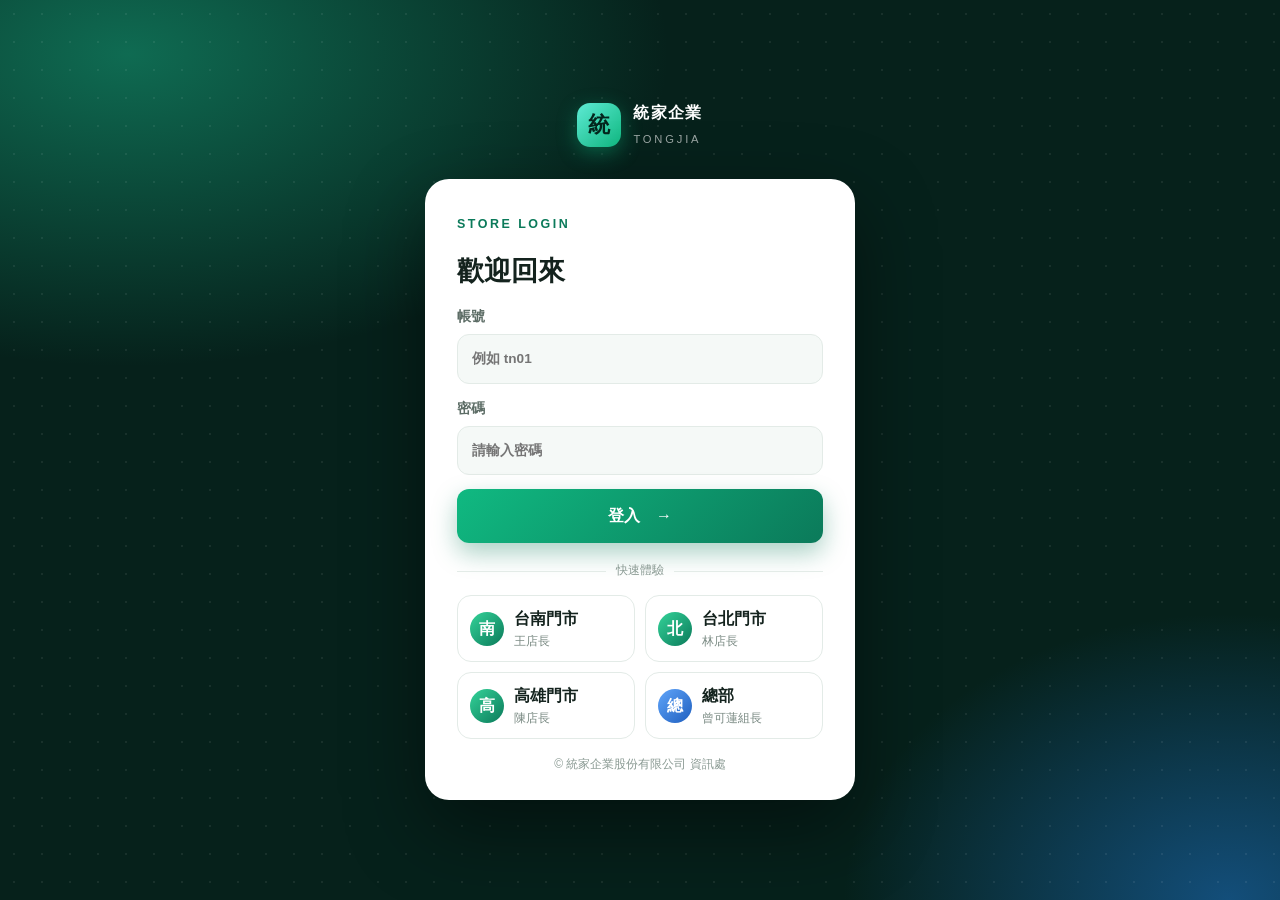
<file: docs/index.html>
<!DOCTYPE html>
<html lang="zh-Hant">
<head>
  <meta charset="UTF-8">
  <meta name="viewport" content="width=device-width, initial-scale=1">
  <title>統家 EOS 智慧補貨</title>
  <link rel="stylesheet" href="css/style.css?v=8">
</head>
<body>
  <section id="login" class="lg">
    <div class="lg-hero">
      <div class="lg-brand"><span class="lg-logo">統</span><div><b>統家企業</b><small>TONGJIA</small></div></div>
    </div>
    <form id="loginForm" class="lg-card">
      <p class="eyebrow">STORE LOGIN</p>
      <h2>歡迎回來</h2>
      <label>帳號<input id="u" autocomplete="username" required placeholder="例如 tn01"></label>
      <label>密碼<input id="pw" type="password" autocomplete="current-password" required placeholder="請輸入密碼"></label>
      <p id="lerr" class="error" hidden></p>
      <button class="lg-go">登入　→</button>
      <div class="lg-sep">快速體驗</div>
      <div class="chips">
        <button type="button" class="chip" data-u="tn01"><span class="av">南</span><span>台南門市<small>王店長</small></span></button>
        <button type="button" class="chip" data-u="tp01"><span class="av">北</span><span>台北門市<small>林店長</small></span></button>
        <button type="button" class="chip" data-u="kh01"><span class="av">高</span><span>高雄門市<small>陳店長</small></span></button>
        <button type="button" class="chip hq" data-u="hq01"><span class="av">總</span><span>總部<small>曾可蓮組長</small></span></button>
      </div>
      <p class="lg-foot">© 統家企業股份有限公司 資訊處</p>
    </form>
  </section>
  <div id="app" hidden>
    <header class="topbar">
      <div><h1 id="appTitle">統家 EOS</h1><p id="storeInfo"></p></div>
      <span class="tbtn"><button id="resetDay" class="btn">重設今日資料</button><button id="logout" class="btn">登出</button></span>
    </header>
    <nav class="tabs" id="tabs"></nav>
    <main>
      <section id="t-order" data-tab hidden>
        <div id="banners"></div>
        <div class="cards">
          <div class="card"><span class="num" id="cTotal">–</span><span>補貨品項</span></div>
          <div class="card"><span class="num" id="cPending">–</span><span>待確認（手動調整或大額）</span></div>
          <div class="card"><span class="num" id="cQty">–</span><span>訂購總數量</span></div>
        </div>
        <div class="panel">
          <div class="sp"><h2>補貨明細</h2><span><button id="resetBtn" class="btn">全部還原為建議量</button> <button id="submitBtn" class="btn primary">確認並送出補貨單</button></span></div>
          <p class="hint">建議量依近期銷售與今日盤點自動計算。特殊狀況（如區域活動）再手動修改。每日 <span id="deadline">23:00</span> 前送出。</p>
          <div class="table-wrap"><table>
            <thead><tr><th>商品</th><th class="r">盤點庫存</th><th class="r">預估銷量</th><th class="r">安全庫存</th><th class="r">歷史平均</th><th class="r">建議量</th><th class="r">訂購量</th><th>近14日銷量</th><th>狀態</th></tr></thead>
            <tbody id="tbody"></tbody></table></div>
        </div>
      </section>
      <section id="t-count" data-tab hidden class="panel">
        <h2>今日盤點</h2>
        <p class="hint">輸入架上實際數量，儲存後建議補貨量會立即重新計算。</p>
        <div class="table-wrap"><table><thead><tr><th>商品</th><th class="r">系統庫存</th><th class="r">實際盤點</th></tr></thead><tbody id="countBody"></tbody></table></div>
        <div class="actions"><button id="saveCount" class="btn primary">儲存盤點並更新建議量</button></div>
      </section>
      <section id="t-products" data-tab hidden>
        <div class="panel"><h2>新增商品</h2>
          <div class="form-grid">
            <label>商品名稱<input id="pn" placeholder="例如：關東煮"></label>
            <label>類別<select id="pc"><option>鮮食</option><option>飲料</option><option>零食</option><option>乳品</option><option>雨具</option><option>耗材</option><option>日用品</option><option>其他</option></select></label>
            <label>單位<input id="pu" value="個"></label>
            <label>箱入數<input id="pl" type="number" min="1" value="1"></label>
            <label>預估日均銷量<input id="pb" type="number" min="1" value="10"></label>
            <label>效期天數（0=無）<input id="ps" type="number" min="0" value="0"></label>
            <label>目前庫存<input id="pk" type="number" min="0" value="0"></label>
          </div>
          <button id="addProd" class="btn primary">新增商品</button></div>
        <div class="panel"><h2>目前商品</h2>
          <div class="table-wrap"><table><thead><tr><th>商品</th><th>類別</th><th>單位</th><th class="r">箱入數</th><th class="r">日均銷量</th><th class="r">庫存</th><th>操作</th></tr></thead><tbody id="prodBody"></tbody></table></div></div>
      </section>
      <section id="t-orders" data-tab hidden class="panel"><div class="sp"><h2>訂單履歷</h2><select id="ordFilter"><option value="">全部狀態</option><option value="SENT">待總部確認</option><option value="CONFIRMED">總部已確認</option></select></div><p id="ordSummary" class="hint"></p><div id="ordersList"></div></section>
      <section id="t-counts" data-tab hidden class="panel"><h2>歷次盤點紀錄</h2><div id="countsList"></div></section>
      <section id="t-audit" data-tab hidden class="panel"><h2>稽核日誌</h2>
        <div class="table-wrap"><table><thead><tr><th>時間</th><th>門市</th><th>商品</th><th class="r">建議</th><th class="r">送出</th><th>備註</th></tr></thead><tbody id="auditBody"></tbody></table></div></section>
      <section id="t-hq" data-tab hidden>
        <div class="panel"><h2>今日各店狀況</h2>
          <div class="table-wrap"><table><thead><tr><th>門市</th><th>今日盤點</th><th class="r">今日訂單</th><th class="r">待確認</th><th class="r">大額品項</th></tr></thead><tbody id="hqStores"></tbody></table></div></div>
        <div class="panel"><h2>待總部確認的訂單</h2><div id="hqOrders"></div></div>
        <div class="panel"><h2>待核准的修正申請</h2><div id="hqAmend"></div></div>
      </section>
    </main>
  </div>
  <div id="modal" class="modal" hidden>
    <div class="dialog" role="dialog" aria-modal="true" aria-labelledby="mTitle">
      <h3 id="mTitle">這些品項的數量比平常多很多</h3>
      <p class="hint">訂購量超過歷史平均的 5 倍。請確認數字正確，並說明原因後再送出。</p>
      <div id="mBody"></div>
      <p id="mError" class="error" hidden></p>
      <div class="actions"><button id="mCancel" class="btn">回去修改數量</button><button id="mConfirm" class="btn primary">確認原因並送出</button></div>
    </div>
  </div>
  <div id="amModal" class="modal" hidden>
    <div class="dialog" role="dialog" aria-modal="true" aria-labelledby="amTitle">
      <h3 id="amTitle">修正申請</h3>
      <p class="hint">修改數量後送出，需由總部核准才會生效。</p>
      <div class="table-wrap"><table class="mini"><thead><tr><th>商品</th><th class="r">原數量</th><th class="r">修正後</th></tr></thead><tbody id="amBody"></tbody></table></div>
      <label class="am-reason">修正原因（必填）<textarea id="amReason" rows="2" placeholder="例如：誤輸入，應為 100"></textarea></label>
      <p id="amError" class="error" hidden></p>
      <div class="actions"><button id="amCancel" class="btn">取消</button><button id="amSend" class="btn primary">送出修正申請</button></div>
    </div>
  </div>
  <div id="toast" class="toast" hidden></div>
  <script src="js/mock-api.js?v=8"></script>
  <script src="js/app.js?v=8"></script>
</body>
</html>
</file>
<file: docs/css/style.css>
:root{--bg:#f3f6f4;--ink:#1c2b26;--mut:#5d6d66;--line:#d8e1dc;--brand:#0b7a5a;--brand-d:#085c44;--warn:#b86e00;--warn-bg:#fff1d6;--bad:#b3261e;--ok-bg:#dff3ea}
*{box-sizing:border-box}
body{margin:0;background:var(--bg);color:var(--ink);font:16px/1.6 "Noto Sans TC","PingFang TC","Microsoft JhengHei",sans-serif}
.topbar{display:flex;justify-content:space-between;align-items:center;gap:16px;flex-wrap:wrap;padding:20px clamp(16px,4vw,48px);background:#fff;border-bottom:2px solid var(--brand);position:sticky;top:0;z-index:5}
h1{margin:0;font-size:1.5rem}h2{margin:0 0 4px;font-size:1.15rem}
.topbar p,.hint{margin:0;color:var(--mut);font-size:.92rem}
main{max-width:1100px;margin:0 auto;padding:24px clamp(16px,4vw,48px) 64px;display:grid;gap:20px}
.cards{display:grid;grid-template-columns:repeat(auto-fit,minmax(200px,1fr));gap:12px}
.card{background:#fff;border:1px solid var(--line);border-radius:10px;padding:16px;display:flex;flex-direction:column}
.card .num{font-size:2rem;font-weight:700;color:var(--brand);line-height:1.2}
.panel{background:#fff;border:1px solid var(--line);border-radius:10px;padding:20px}
.table-wrap{overflow-x:auto;margin-top:12px}
table{width:100%;border-collapse:collapse;min-width:760px}
th,td{padding:10px 12px;border-bottom:1px solid var(--line);text-align:left;white-space:nowrap}
th{font-size:.85rem;color:var(--mut);font-weight:600}.r{text-align:right}
td input{width:96px;padding:6px 8px;font:inherit;text-align:right;border:1.5px solid var(--line);border-radius:6px}
td input:focus,select:focus,textarea:focus,.btn:focus-visible{outline:3px solid #8fd1b9;outline-offset:1px}
tr.is-large td{background:var(--warn-bg)}
.badge{display:inline-block;padding:2px 10px;border-radius:99px;font-size:.82rem;font-weight:600}
.badge.ok{background:var(--ok-bg);color:var(--brand-d)}
.badge.mod{background:#e4ecff;color:#2a4ba0}
.badge.large{background:var(--warn-bg);color:var(--warn);border:1px solid var(--warn)}
.btn{font:inherit;padding:10px 20px;border-radius:8px;border:1.5px solid var(--line);background:#fff;cursor:pointer}
.btn.primary{background:var(--brand);border-color:var(--brand);color:#fff;font-weight:600}
.btn.primary:hover:not(:disabled){background:var(--brand-d)}.btn:disabled{opacity:.5;cursor:not-allowed}
.logs{list-style:none;margin:12px 0 0;padding:0;display:grid;gap:8px;font-size:.92rem}
.logs li{padding:10px 12px;border-left:4px solid var(--brand);background:#f7faf8;border-radius:4px}
.logs li.big{border-color:var(--warn)}.logs .empty{border-color:var(--line);color:var(--mut)}
.modal{position:fixed;inset:0;background:rgba(15,30,25,.55);display:grid;place-items:center;padding:16px;z-index:20}
.modal[hidden],.toast[hidden],.error[hidden]{display:none}
.dialog{background:#fff;border-radius:12px;padding:24px;width:min(560px,100%);max-height:90vh;overflow:auto;animation:pop .18s ease-out}
@keyframes pop{from{transform:scale(.95);opacity:0}to{transform:none;opacity:1}}
.dialog h3{margin:0 0 4px}.m-item{margin:16px 0;padding:12px;border:1px solid var(--warn);border-radius:8px;background:var(--warn-bg)}
.m-item strong{display:block;margin-bottom:8px}
.m-item select,.m-item textarea{width:100%;font:inherit;padding:8px;border:1.5px solid var(--line);border-radius:6px;margin-top:6px}
.actions{display:flex;justify-content:flex-end;gap:10px;margin-top:16px;flex-wrap:wrap}
.error{color:var(--bad);font-weight:600}
.toast{position:fixed;bottom:24px;left:50%;transform:translateX(-50%);background:var(--ink);color:#fff;padding:12px 20px;border-radius:8px;z-index:30}
@media (prefers-reduced-motion:reduce){.dialog{animation:none}}
.login[hidden],#appView[hidden],section[hidden],#hqSummary[hidden]{display:none}
.demo{font-size:.8rem}
.who{display:flex;align-items:center;gap:12px}
.tabs{display:flex;gap:4px;padding:0 clamp(16px,4vw,48px);background:#fff;border-bottom:1px solid var(--line);overflow-x:auto}
.tabs button{font:inherit;padding:12px 18px;border:0;background:none;cursor:pointer;color:var(--mut);border-bottom:3px solid transparent;white-space:nowrap}
.tabs button.on{color:var(--brand);border-color:var(--brand);font-weight:600}
main section{display:grid;gap:20px}
.card .num.small{font-size:1.1rem;padding:8px 0}
.actions{display:flex;justify-content:flex-end;gap:10px;margin-top:16px}
.row{display:flex;justify-content:space-between;align-items:center;gap:12px;margin-bottom:8px}
.spark{font-size:1.1rem;letter-spacing:1px;color:var(--brand)}
.banner{padding:12px 16px;border-radius:8px;background:var(--warn-bg);border:1px solid var(--warn);color:#6b4100}
details.ord{border:1px solid var(--line);border-radius:8px;margin-top:10px;background:#fbfdfc}
details.ord summary{padding:12px 14px;cursor:pointer;display:flex;gap:12px;flex-wrap:wrap;align-items:center}
details.ord .body{padding:0 14px 14px;overflow-x:auto}
.badge.sent{background:#e4ecff;color:#2a4ba0}.badge.ship{background:var(--ok-bg);color:var(--brand-d)}.badge.rej{background:#fde3e1;color:var(--bad)}
td input.cnt{width:96px}.diff-neg{color:var(--bad)}.diff-pos{color:var(--brand-d)}
.ord select,.ord input.sn{font:inherit;padding:6px;border:1.5px solid var(--line);border-radius:6px}
[hidden]{display:none!important}
.tabs{display:flex;gap:4px;padding:0 clamp(16px,4vw,48px);background:#fff;border-bottom:1px solid var(--line);overflow-x:auto}
.tabs button{font:inherit;background:none;border:0;padding:12px 16px;cursor:pointer;border-bottom:3px solid transparent;white-space:nowrap}
.tabs button.on{border-color:var(--brand);color:var(--brand);font-weight:700}
.banner{background:var(--warn-bg);border:1px solid var(--warn);border-radius:8px;padding:10px 14px;font-size:.92rem;margin-bottom:8px}
.spark{letter-spacing:1px;color:var(--brand)}
.sp{display:flex;justify-content:space-between;align-items:center;gap:8px;flex-wrap:wrap}
details{margin:8px 0;padding:10px 12px;border:1px solid var(--line);border-radius:8px}summary{cursor:pointer}
main section[data-tab]{display:grid;gap:20px}

body.hq{--brand:#1f5fbf;--brand-d:#154a99;--ok-bg:#dbe8fb}
body.hq .topbar{background:#eef4fd}
body.hq .card .num{color:#1f5fbf}
.oc summary{display:grid;grid-template-columns:96px 1.4fr 110px 1fr auto;gap:12px;align-items:center;list-style:none;cursor:pointer;font-weight:600}
.oc summary::-webkit-details-marker{display:none}
.oc small{display:block;color:var(--mut);font-weight:400;font-size:.8rem}
.oc[open]{background:#f9fbfa;border-color:var(--brand)}
.mini{min-width:0;margin-top:10px}.mini th,.mini td{padding:6px 10px}
.form-grid{display:grid;grid-template-columns:repeat(auto-fit,minmax(150px,1fr));gap:10px;margin:12px 0}
.form-grid label{font-size:.85rem;color:var(--mut)}
.form-grid input,.form-grid select,#ordFilter{font:inherit;padding:8px;border:1.5px solid var(--line);border-radius:6px;width:100%;margin-top:4px}
#ordFilter{width:auto;margin:0}
@media(max-width:700px){.oc summary{grid-template-columns:1fr 1fr}}

.tbtn{display:flex;gap:8px;flex-wrap:wrap}
body.hq{--bg:#eef3fb;background:#eef3fb}
body.hq .topbar{background:#1f5fbf;color:#fff;border-bottom-color:#0f3d85}
body.hq .topbar p{color:#dbe8fb}
body.hq .topbar .btn{background:transparent;color:#fff;border-color:#9bbcf0}
body.hq #appTitle::after{content:"總部";font-size:.8rem;background:#fff;color:#1f5fbf;border-radius:99px;padding:2px 10px;margin-left:10px;vertical-align:middle}
body.hq .tabs button.on{color:#1f5fbf;border-color:#1f5fbf}
body.hq .btn.primary{background:#1f5fbf;border-color:#1f5fbf}

.lg{min-height:100vh;display:grid;grid-template-columns:1fr;align-content:center;justify-items:center;background:radial-gradient(900px 520px at 10% 6%,#0f6b52 0%,transparent 60%),radial-gradient(700px 520px at 96% 100%,#134e7a 0%,transparent 55%),#06211b;color:#fff;position:relative;overflow:hidden}
.lg::after{content:"";position:absolute;inset:0;background-image:radial-gradient(rgba(255,255,255,.07) 1px,transparent 1px);background-size:28px 28px;pointer-events:none}
.lg>*{position:relative;z-index:1}
.lg-hero{display:flex;justify-content:center;padding:0;margin-top:28px}
.lg-brand{display:flex;align-items:center;gap:12px}
.lg-logo{width:44px;height:44px;border-radius:13px;display:grid;place-items:center;font-weight:800;font-size:1.4rem;background:linear-gradient(135deg,#5eead4,#10b981);color:#04261d;box-shadow:0 6px 20px rgba(16,185,129,.4)}
.lg-brand b{display:block;letter-spacing:.08em}.lg-brand small{opacity:.6;font-size:.7rem;letter-spacing:.25em}
.lg-card{align-self:center;justify-self:center;width:min(430px,calc(100% - 40px));margin:28px 0;background:#fff;color:#14231e;border-radius:24px;padding:36px 32px 26px;box-shadow:0 30px 80px rgba(0,0,0,.45);display:grid;gap:14px}
.lg-card .eyebrow{color:#0b7a5a;font-weight:700;font-size:.78rem;letter-spacing:.2em;margin:0}
.lg-card h2{margin:0;font-size:1.7rem}
.lg-card label{font-size:.85rem;color:#5d6d66;font-weight:600;display:grid;gap:6px}
.lg-card input{font:inherit;padding:13px 14px;border:1.5px solid #e3ebe7;background:#f5f9f7;border-radius:12px;color:#14231e;transition:.15s}
.lg-card input:focus{outline:none;border-color:#0b7a5a;background:#fff;box-shadow:0 0 0 4px rgba(11,122,90,.14)}
.lg-go{font:inherit;font-weight:700;padding:14px;border:0;border-radius:12px;color:#fff;cursor:pointer;background:linear-gradient(135deg,#10b981,#0b7a5a);box-shadow:0 10px 24px rgba(11,122,90,.35);transition:transform .15s}
.lg-go:hover{transform:translateY(-1px)}
.lg-sep{display:flex;align-items:center;gap:10px;color:#8a9a93;font-size:.78rem;margin-top:4px}.lg-sep::before,.lg-sep::after{content:"";flex:1;height:1px;background:#e3ebe7}
.chips{display:grid;grid-template-columns:1fr 1fr;gap:10px}
.chip{display:flex;align-items:center;gap:10px;text-align:left;font:inherit;font-weight:600;padding:10px 12px;border:1.5px solid #e3ebe7;border-radius:14px;background:#fff;color:#14231e;cursor:pointer;transition:.15s}
.chip small{display:block;font-weight:400;color:#7a8a83;font-size:.76rem}
.chip:hover{border-color:#0b7a5a;box-shadow:0 6px 16px rgba(11,122,90,.15);transform:translateY(-1px)}
.chip .av{width:34px;height:34px;border-radius:50%;display:grid;place-items:center;color:#fff;font-weight:700;background:linear-gradient(135deg,#34d399,#0b7a5a);flex:none}
.chip.hq .av{background:linear-gradient(135deg,#60a5fa,#1f5fbf)}.chip.hq:hover{border-color:#1f5fbf;box-shadow:0 6px 16px rgba(31,95,191,.18)}
.lg-foot{margin:2px 0 0;text-align:center;font-size:.75rem;color:#8a9a93}
@media(max-width:860px){.lg-card{margin:12px auto 28px}}

.am-reason{display:grid;gap:6px;font-size:.85rem;color:var(--mut);margin-top:12px}
.am-reason textarea{font:inherit;padding:8px;border:1.5px solid var(--line);border-radius:6px}
.am-item{padding:10px 12px;border:1px solid var(--line);border-radius:8px;margin:8px 0}
.am-diff{margin:6px 0}
.edit-list{margin:10px 0 0;padding-left:18px;font-size:.88rem;color:var(--mut)}
.mini input{width:84px;padding:5px 8px;font:inherit;text-align:right;border:1.5px solid var(--line);border-radius:6px}
</file>
